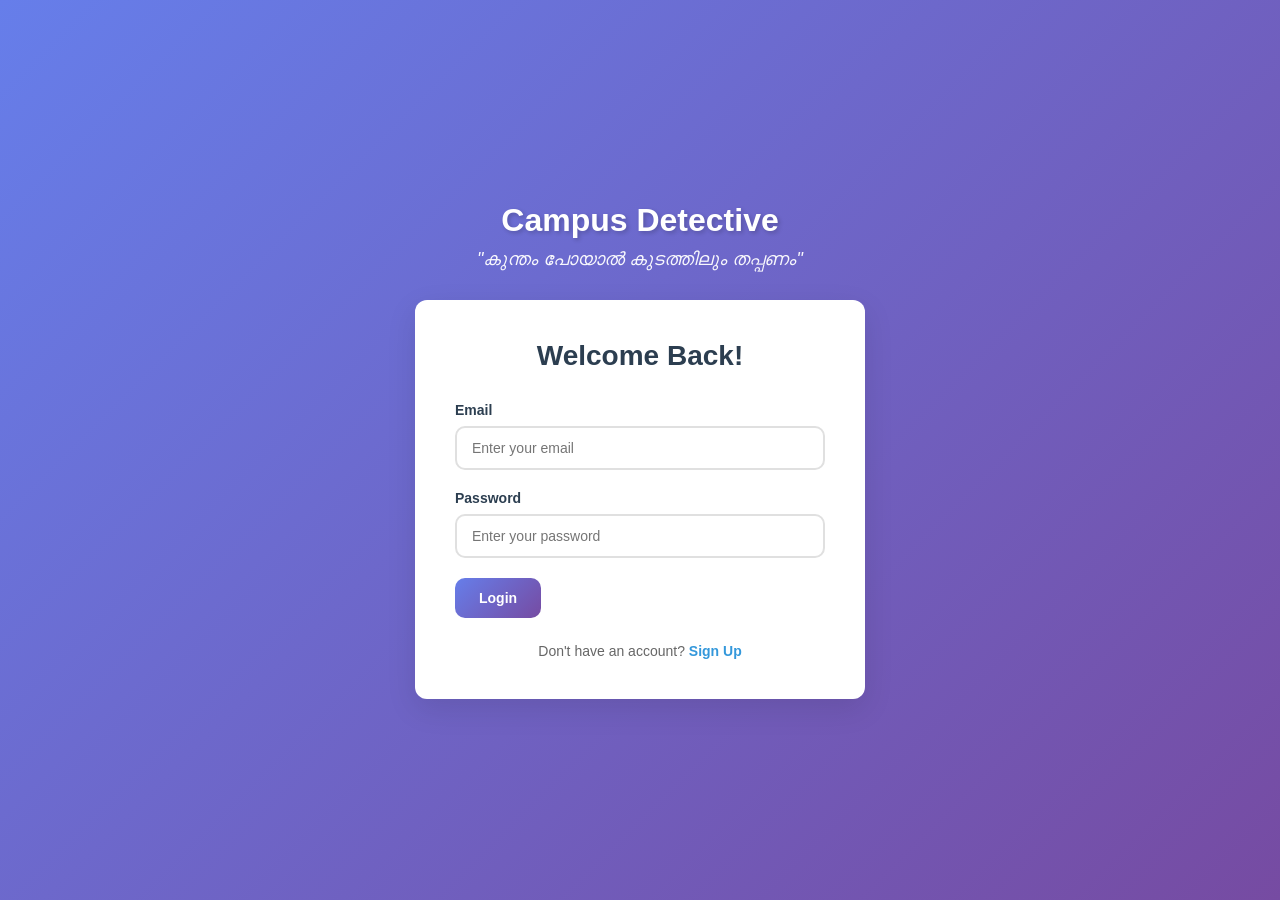
<file: index.html>
<!DOCTYPE html>
<html lang="en">
<head>
    <meta charset="UTF-8">
    <meta name="viewport" content="width=device-width, initial-scale=1.0">
    <title>Campus Detective - Login</title>
    <link rel="stylesheet" href="css/style.css">
</head>
<body>
    <div class="container">
        <div class="auth-container">
            <h1 class="logo"> Campus Detective</h1>
            <p class="tagline">"കുന്തം പോയാൽ കുടത്തിലും തപ്പണം"</p>
            
            <form id="loginForm" class="auth-form">
                <h2>Welcome Back!</h2>
                
                <div class="form-group">
                    <label for="email">Email</label>
                    <input type="email" id="email" placeholder="Enter your email" required>
                </div>
                
                <div class="form-group">
                    <label for="password">Password</label>
                    <input type="password" id="password" placeholder="Enter your password" required>
                </div>
                
                <button type="submit" class="btn btn-primary">Login</button>
                
                <p class="auth-link">
                    Don't have an account? <a href="signup.html">Sign Up</a>
                </p>
            </form>
        </div>
    </div>

    <script>
        document.getElementById('loginForm').addEventListener('submit', function(e) {
            e.preventDefault();
            
            const email = document.getElementById('email').value;
            const password = document.getElementById('password').value;
            
            const users = JSON.parse(localStorage.getItem('users')) || [];
            const user = users.find(u => u.email === email && u.password === password);
            
            if (user) {
                localStorage.setItem('currentUser', JSON.stringify({
                    email: user.email,
                    fullName: user.fullName,
                    campusId: user.campusId,
                    points: user.points
                }));
                window.location.href = 'home.html';
            } else {
                alert('Invalid email or password!');
            }
        });

        // Redirect if already logged in
        if (localStorage.getItem('currentUser')) {
            window.location.href = 'home.html';
        }
    </script>
</body>
</html>
</file>
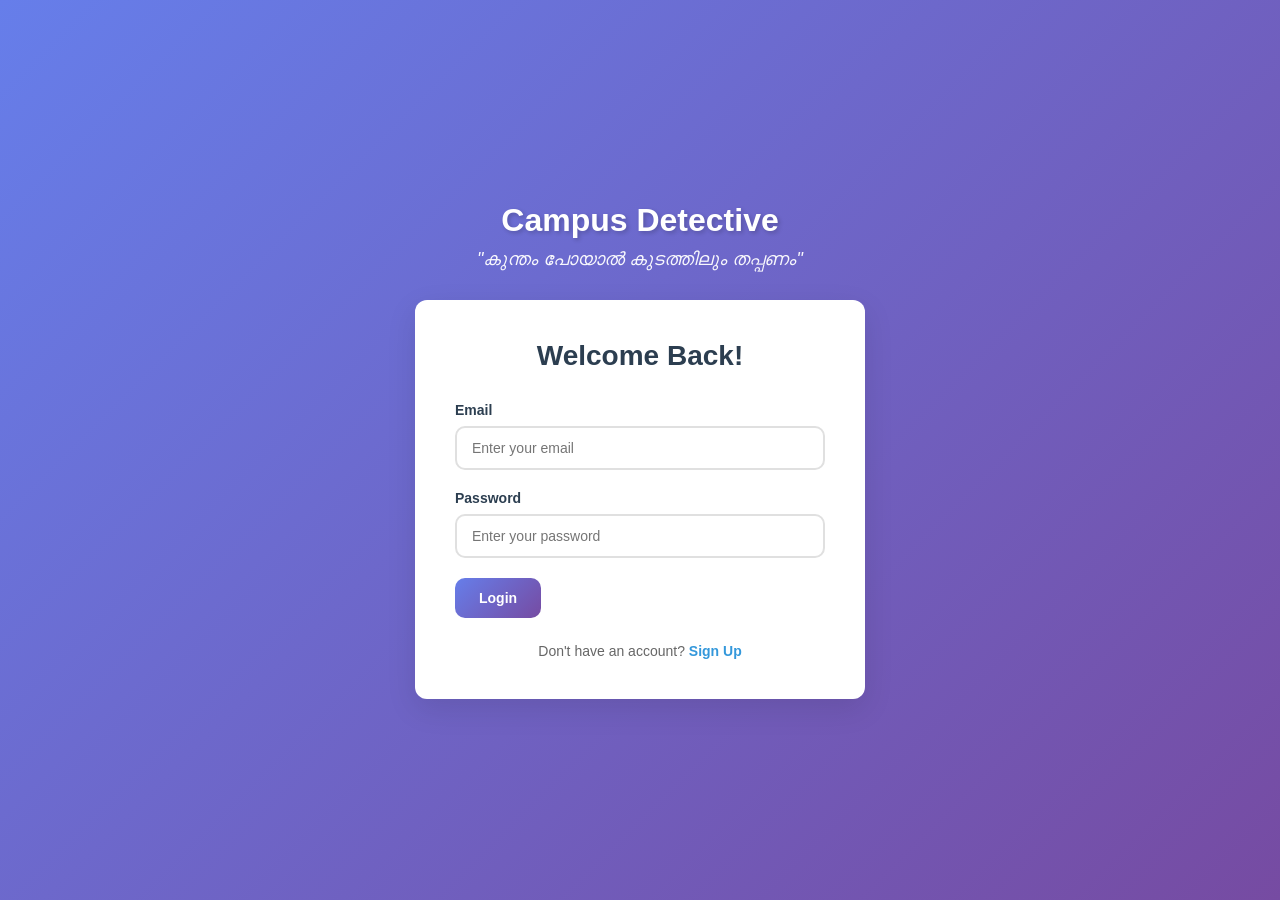
<file: home.html>
<!DOCTYPE html>
<html lang="en">
<head>
    <meta charset="UTF-8">
    <meta name="viewport" content="width=device-width, initial-scale=1.0">
    <title>Campus Detective - Home</title>
    <link rel="stylesheet" href="css/style.css">
</head>
<body>
    <nav class="navbar">
        <div class="nav-container">
            <h1 class="nav-logo">Campus Detective</h1>
            <div class="nav-links">
                <a href="home.html" class="active">Home</a>
                <a href="report.html">Report Item</a>
                <a href="leaderboard.html">Leaderboard</a>
                <button id="logoutBtn" class="btn btn-logout">Logout</button>
            </div>
        </div>
    </nav>

    <main class="main-container">
        <div class="welcome-section">
            <p class="tagline-large">"കുന്തം പോയാൽ കുടത്തിലും തപ്പണം"</p>
            <div id="welcomeMessage" class="welcome-message"></div>
        </div>

        <div class="feed-controls">
            <div class="search-box">
                <input type="text" id="searchInput" placeholder="Search by item name...">
                <button id="searchBtn" class="btn btn-search">🔍 Search</button>
            </div>
            
            <div class="filter-buttons">
                <button class="btn filter-btn active" data-filter="all">All</button>
                <button class="btn filter-btn" data-filter="lost">Lost</button>
                <button class="btn filter-btn" data-filter="found">Found</button>
            </div>
        </div>

        <div id="itemsFeed" class="items-feed">
            <!-- Items will be loaded here -->
        </div>
    </main>

    <script src="js/home.js"></script>
</body>
</html>
</file>
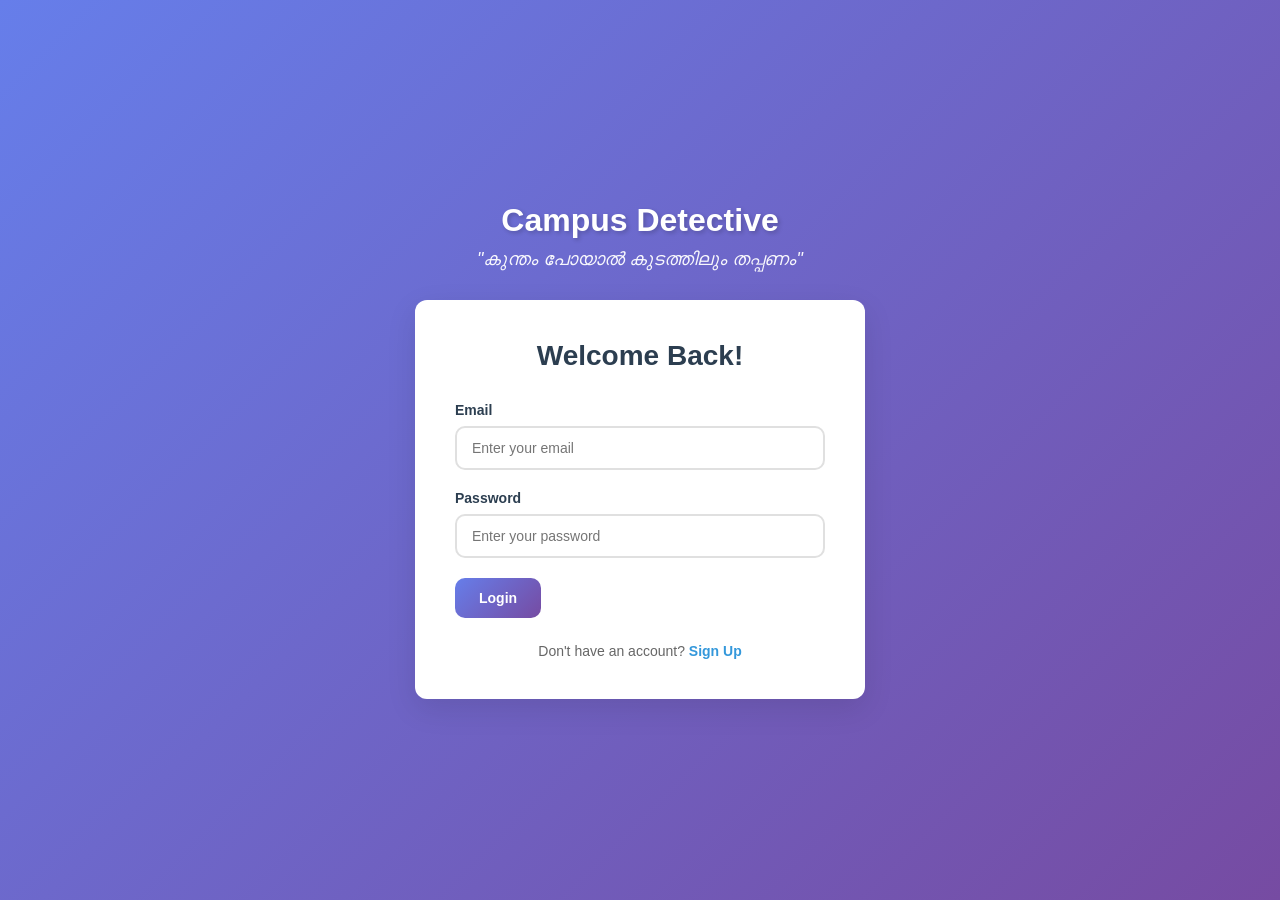
<file: leaderboard.html>
<!DOCTYPE html>
<html lang="en">
<head>
    <meta charset="UTF-8">
    <meta name="viewport" content="width=device-width, initial-scale=1.0">
    <title>Campus Detective- Leaderboard</title>
    <link rel="stylesheet" href="css/style.css">
</head>
<body>
    <nav class="navbar">
        <div class="nav-container">
            <h1 class="nav-logo">Campus Detective</h1>
            <div class="nav-links">
                <a href="home.html">Home</a>
                <a href="report.html">Report Item</a>
                <a href="leaderboard.html" class="active">Leaderboard</a>
                <button id="logoutBtn" class="btn btn-logout">Logout</button>
            </div>
        </div>
    </nav>

    <main class="main-container">
        <div class="leaderboard-container">
            <h2> Topers in Leaderboard</h2>
            <p class="leaderboard-subtitle">Users with the most returned items</p>
            
            <div id="leaderboardList" class="leaderboard-list">
                <!-- Leaderboard will be loaded here -->
            </div>

            <div id="currentUserRank" class="current-user-rank">
                <!-- Current user's rank will be shown here -->
            </div>
        </div>
    </main>

    <script>
        function loadLeaderboard() {
            const users = JSON.parse(localStorage.getItem('users')) || [];
            const currentUser = JSON.parse(localStorage.getItem('currentUser'));
            
            const sortedUsers = users.sort((a, b) => b.points - a.points);
            const top5 = sortedUsers.slice(0, 5);
            
            const leaderboardList = document.getElementById('leaderboardList');
            
            if (top5.length === 0) {
                leaderboardList.innerHTML = '<p class="no-data">No users yet</p>';
            } else {
                leaderboardList.innerHTML = top5.map((user, index) => `
                    <div class="leaderboard-item ${currentUser && user.email === currentUser.email ? 'current-user' : ''}">
                        <div class="rank">#${index + 1}</div>
                        <div class="user-info">
                            <div class="user-name">${user.fullName}</div>
                            <div class="user-campusid">${user.campusId}</div>
                            <div class="user-email">${user.email}</div>
                        </div>
                        <div class="user-points">
                            <span class="points-badge">${user.points} pts</span>
                        </div>
                    </div>
                `).join('');
            }
            
            // Show current user's rank if not in top 5
            if (currentUser) {
                const userIndex = sortedUsers.findIndex(u => u.email === currentUser.email);
                if (userIndex >= 5) {
                    document.getElementById('currentUserRank').innerHTML = `
                        <div class="leaderboard-item current-user">
                            <div class="rank">#${userIndex + 1}</div>
                            <div class="user-info">
                                <div class="user-name">${currentUser.fullName} (You)</div>
                                <div class="user-campusid">${currentUser.campusId}</div>
                                <div class="user-email">${currentUser.email}</div>
                            </div>
                            <div class="user-points">
                                <span class="points-badge">${currentUser.points} pts</span>
                            </div>
                        </div>
                    `;
                } else {
                    document.getElementById('currentUserRank').innerHTML = '';
                }
            }
        }

        // Check authentication
        const currentUser = JSON.parse(localStorage.getItem('currentUser'));
        if (!currentUser) {
            window.location.href = 'index.html';
        }

        loadLeaderboard();

        document.getElementById('logoutBtn').addEventListener('click', function() {
            localStorage.removeItem('currentUser');
            window.location.href = 'index.html';
        });

        window.addEventListener('storage', function(e) {
            if (e.key === 'users') {
                loadLeaderboard();
            }
        });
    </script>
</body>
</html>
</file>
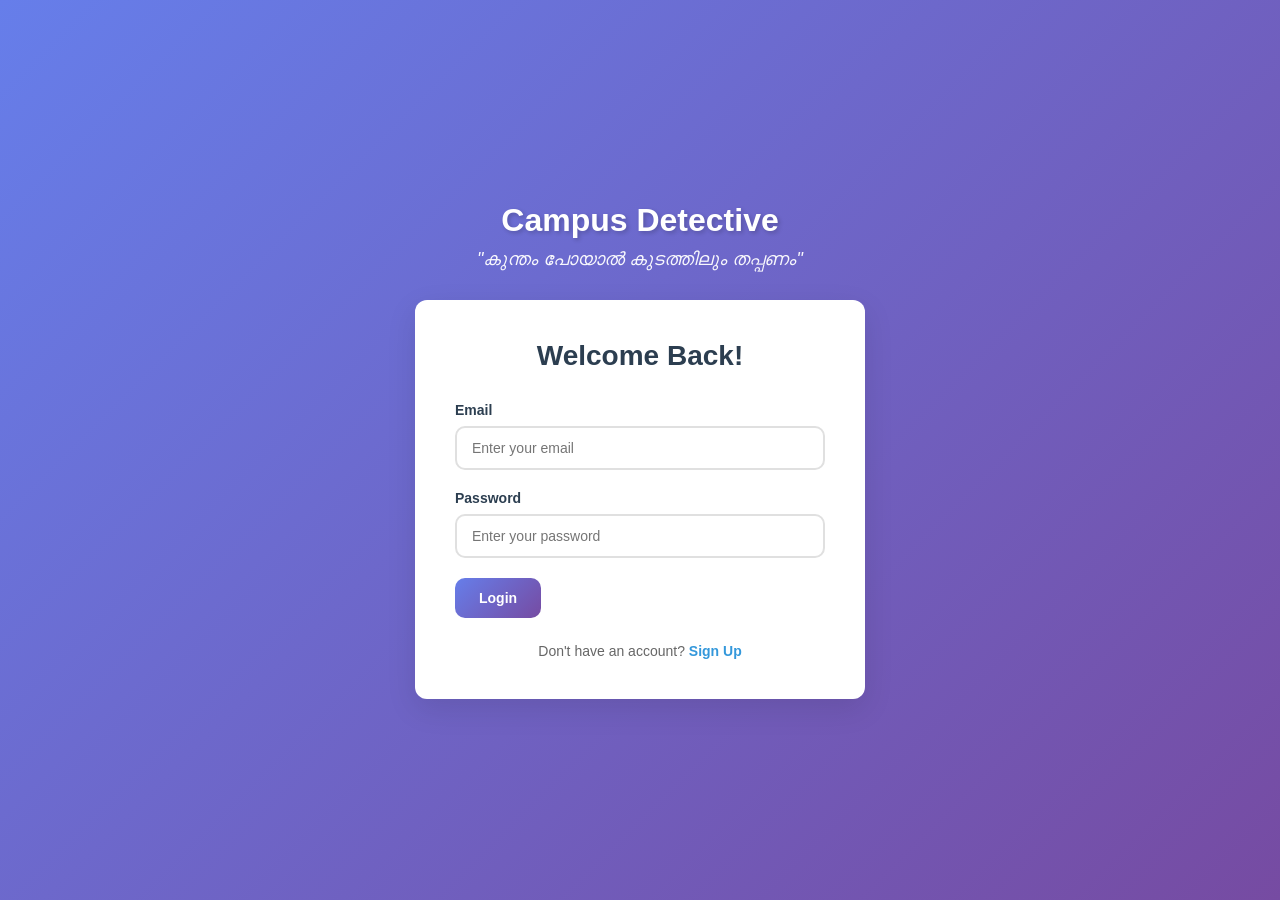
<file: report.html>
<!DOCTYPE html>
<html lang="en">
<head>
    <meta charset="UTF-8">
    <meta name="viewport" content="width=device-width, initial-scale=1.0">
    <titCampus Detective - Report Item</title>
    <link rel="stylesheet" href="css/style.css">
</head>
<body>
    <nav class="navbar">
        <div class="nav-container">
            <h1 class="nav-logo">Campus Detective</h1>
            <div class="nav-links">
                <a href="home.html">Home</a>
                <a href="report.html" class="active">Report Item</a>
                <a href="leaderboard.html">Leaderboard</a>
                <button id="logoutBtn" class="btn btn-logout">Logout</button>
            </div>
        </div>
    </nav>

    <main class="main-container">
        <div class="report-container">
            <h2>Report Lost or Found Item</h2>
            
            <form id="reportForm" class="report-form">
                <div class="form-group">
                    <label>Item Type</label>
                    <div class="radio-group">
                        <label class="radio-label">
                            <input type="radio" name="itemType" value="lost" checked> Lost
                        </label>
                        <label class="radio-label">
                            <input type="radio" name="itemType" value="found"> Found
                        </label>
                    </div>
                </div>

                <div class="form-group">
                    <label for="itemName">Item Name</label>
                    <input type="text" id="itemName" placeholder="e.g., Water Bottle, Laptop, Keys" required>
                </div>

                <div class="form-group">
                    <label for="location">Location</label>
                    <input type="text" id="location" placeholder="Where was it lost/found?" required>
                </div>

                <div class="form-group">
                    <label for="date">Date</label>
                    <input type="date" id="date" required>
                </div>

                <div class="form-group">
                    <label for="description">Description</label>
                    <textarea id="description" rows="4" placeholder="Provide detailed description..." required></textarea>
                </div>

                <div class="form-group">
                    <label for="contactInfo">Contact Information (Email/Phone)</label>
                    <input type="text" id="contactInfo" placeholder="How can people contact you?" required>
                </div>

                <div class="form-group">
                    <label for="imageUpload">Image (Optional)</label>
                    <input type="file" id="imageUpload" accept="image/*">
                    <div id="imagePreview" class="image-preview"></div>
                </div>

                <button type="submit" class="btn btn-primary btn-large">Report Item</button>
            </form>
        </div>
    </main>

    <script src="js/report.js"></script>
</body>
</html>
</file>
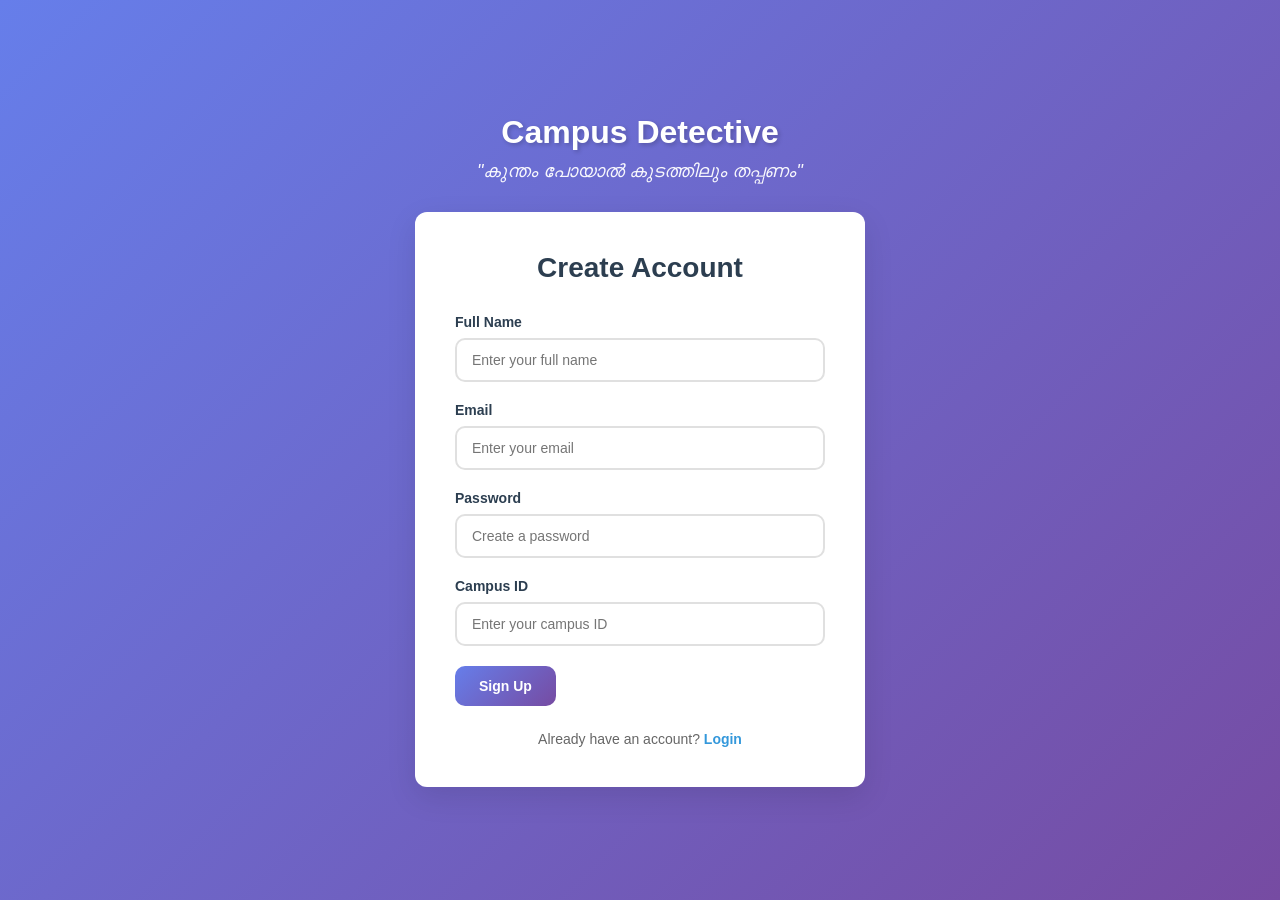
<file: signup.html>
<!DOCTYPE html>
<html lang="en">
<head>
    <meta charset="UTF-8">
    <meta name="viewport" content="width=device-width, initial-scale=1.0">
    <title>Campus Detective - Sign Up</title>
    <link rel="stylesheet" href="css/style.css">
</head>
<body>
    <div class="container">
        <div class="auth-container">
            <h1 class="logo">Campus Detective</h1>
            <p class="tagline">"കുന്തം പോയാൽ കുടത്തിലും തപ്പണം"</p>
            
            <form id="signupForm" class="auth-form">
                <h2>Create Account</h2>
                
                <div class="form-group">
                    <label for="fullName">Full Name</label>
                    <input type="text" id="fullName" placeholder="Enter your full name" required>
                </div>
                
                <div class="form-group">
                    <label for="email">Email</label>
                    <input type="email" id="email" placeholder="Enter your email" required>
                </div>
                
                <div class="form-group">
                    <label for="password">Password</label>
                    <input type="password" id="password" placeholder="Create a password" required>
                </div>
                
                <div class="form-group">
                    <label for="campusId">Campus ID</label>
                    <input type="text" id="campusId" placeholder="Enter your campus ID" required>
                </div>
                
                <button type="submit" class="btn btn-primary">Sign Up</button>
                
                <p class="auth-link">
                    Already have an account? <a href="index.html">Login</a>
                </p>
            </form>
        </div>
    </div>

    <script>
        document.getElementById('signupForm').addEventListener('submit', function(e) {
            e.preventDefault();
            
            const fullName = document.getElementById('fullName').value;
            const email = document.getElementById('email').value;
            const password = document.getElementById('password').value;
            const campusId = document.getElementById('campusId').value;
            
            const users = JSON.parse(localStorage.getItem('users')) || [];
            
            if (users.some(u => u.email === email)) {
                alert('User with this email already exists!');
                return;
            }
            
            const newUser = {
                fullName,
                email,
                password,
                campusId,
                points: 0
            };
            
            users.push(newUser);
            localStorage.setItem('users', JSON.stringify(users));
            
            alert('Account created successfully! Please login.');
            window.location.href = 'index.html';
        });
    </script>
</body>
</html>
</file>
<file: css/style.css>
/* Global Styles */
:root {
    --primary-color: #2c3e50;
    --secondary-color: #3498db;
    --success-color: #27ae60;
    --danger-color: #e74c3c;
    --warning-color: #f39c12;
    --light-bg: #ecf0f1;
    --dark-text: #2c3e50;
    --border-radius: 12px;
    --box-shadow: 0 10px 30px rgba(0,0,0,0.1);
}

* {
    margin: 0;
    padding: 0;
    box-sizing: border-box;
}

body {
    font-family: -apple-system, BlinkMacSystemFont, 'Segoe UI', Roboto, Oxygen, Ubuntu, sans-serif;
    background: linear-gradient(135deg, #667eea 0%, #764ba2 100%);
    min-height: 100vh;
    color: var(--dark-text);
}

/* Container Styles */
.container {
    display: flex;
    justify-content: center;
    align-items: center;
    min-height: 100vh;
    padding: 20px;
}

.main-container {
    max-width: 1200px;
    margin: 80px auto 20px;
    padding: 20px;
}

/* Auth Pages */
.auth-container {
    width: 100%;
    max-width: 450px;
}

.logo {
    text-align: center;
    color: white;
    font-size: 32px;
    margin-bottom: 10px;
    font-weight: bold;
    text-shadow: 2px 2px 4px rgba(0,0,0,0.2);
}

.tagline {
    text-align: center;
    color: rgba(255,255,255,0.95);
    font-style: italic;
    margin-bottom: 30px;
    font-size: 18px;
    font-weight: 500;
}

.tagline-large {
    text-align: center;
    color: white;
    font-size: 20px;
    font-style: italic;
    margin-bottom: 20px;
    padding: 15px;
    background: rgba(255,255,255,0.15);
    border-radius: 50px;
    backdrop-filter: blur(10px);
    font-weight: 500;
}

.auth-form {
    background: white;
    padding: 40px;
    border-radius: var(--border-radius);
    box-shadow: var(--box-shadow);
}

.auth-form h2 {
    color: var(--primary-color);
    margin-bottom: 30px;
    text-align: center;
    font-size: 28px;
}

/* Navigation */
.navbar {
    background: white;
    box-shadow: 0 2px 20px rgba(0,0,0,0.1);
    position: fixed;
    top: 0;
    left: 0;
    right: 0;
    z-index: 1000;
    backdrop-filter: blur(10px);
    background: rgba(255,255,255,0.95);
}

.nav-container {
    max-width: 1200px;
    margin: 0 auto;
    padding: 15px 20px;
    display: flex;
    justify-content: space-between;
    align-items: center;
}

.nav-logo {
    color: var(--primary-color);
    font-size: 24px;
    font-weight: bold;
}

.nav-links {
    display: flex;
    gap: 25px;
    align-items: center;
}

.nav-links a {
    text-decoration: none;
    color: var(--dark-text);
    font-weight: 500;
    transition: all 0.3s;
    padding: 8px 16px;
    border-radius: 20px;
}

.nav-links a:hover,
.nav-links a.active {
    color: var(--secondary-color);
    background: rgba(52, 152, 219, 0.1);
}

/* Form Styles */
.form-group {
    margin-bottom: 20px;
}

.form-group label {
    display: block;
    margin-bottom: 8px;
    font-weight: 600;
    color: var(--primary-color);
    font-size: 14px;
}

.form-group input,
.form-group textarea {
    width: 100%;
    padding: 12px 15px;
    border: 2px solid #e0e0e0;
    border-radius: 10px;
    font-size: 14px;
    transition: all 0.3s;
}

.form-group input:focus,
.form-group textarea:focus {
    outline: none;
    border-color: var(--secondary-color);
    box-shadow: 0 0 0 3px rgba(52, 152, 219, 0.1);
}

.radio-group {
    display: flex;
    gap: 30px;
    padding: 10px 0;
}

.radio-label {
    display: flex;
    align-items: center;
    gap: 8px;
    cursor: pointer;
    font-weight: 500;
}

.radio-label input[type="radio"] {
    width: 18px;
    height: 18px;
    cursor: pointer;
}

/* Button Styles */
.btn {
    padding: 12px 24px;
    border: none;
    border-radius: 10px;
    font-size: 14px;
    font-weight: 600;
    cursor: pointer;
    transition: all 0.3s ease;
    display: inline-flex;
    align-items: center;
    justify-content: center;
    gap: 8px;
}

.btn:hover {
    transform: translateY(-2px);
    box-shadow: 0 5px 15px rgba(0,0,0,0.2);
}

.btn:active {
    transform: translateY(0);
}

.btn-primary {
    background: linear-gradient(135deg, #667eea 0%, #764ba2 100%);
    color: white;
}

.btn-logout {
    background: var(--danger-color);
    color: white;
}

.btn-search {
    background: var(--primary-color);
    color: white;
}

.filter-btn {
    background: white;
    color: var(--dark-text);
    border: 2px solid #e0e0e0;
}

.filter-btn.active {
    background: var(--secondary-color);
    color: white;
    border-color: var(--secondary-color);
}

.btn-large {
    width: 100%;
    padding: 15px;
    font-size: 16px;
}

/* Feed Controls */
.feed-controls {
    background: white;
    padding: 25px;
    border-radius: var(--border-radius);
    margin-bottom: 30px;
    box-shadow: var(--box-shadow);
}

.search-box {
    display: flex;
    gap: 10px;
    margin-bottom: 20px;
}

.search-box input {
    flex: 1;
    padding: 12px 15px;
    border: 2px solid #e0e0e0;
    border-radius: 10px;
    font-size: 14px;
}

.filter-buttons {
    display: flex;
    gap: 10px;
    flex-wrap: wrap;
}

/* Items Feed */
.items-feed {
    display: grid;
    grid-template-columns: repeat(auto-fill, minmax(350px, 1fr));
    gap: 25px;
}

.item-card {
    background: white;
    border-radius: var(--border-radius);
    overflow: hidden;
    box-shadow: var(--box-shadow);
    transition: all 0.3s;
}

.item-card:hover {
    transform: translateY(-5px);
    box-shadow: 0 15px 40px rgba(0,0,0,0.15);
}

.item-image {
    width: 100%;
    height: 220px;
    object-fit: cover;
    border-bottom: 3px solid var(--secondary-color);
}

.item-content {
    padding: 20px;
}

.item-header {
    display: flex;
    justify-content: space-between;
    align-items: center;
    margin-bottom: 15px;
}

.item-name {
    font-size: 20px;
    font-weight: 700;
    color: var(--primary-color);
}

.item-type {
    padding: 6px 12px;
    border-radius: 20px;
    font-size: 12px;
    font-weight: 600;
    text-transform: uppercase;
}

.item-type.lost {
    background: #fee;
    color: var(--danger-color);
}

.item-type.found {
    background: #e8f5e9;
    color: var(--success-color);
}

.item-location {
    color: #666;
    font-size: 15px;
    margin-bottom: 8px;
    display: flex;
    align-items: center;
    gap: 5px;
}

.item-location::before {
    content: "📍";
}

.item-date {
    color: #999;
    font-size: 13px;
    margin-bottom: 12px;
    display: flex;
    align-items: center;
    gap: 5px;
}

.item-date::before {
    content: "📅";
}

.item-description {
    color: var(--dark-text);
    font-size: 14px;
    line-height: 1.6;
    margin-bottom: 15px;
    padding: 10px 0;
    border-top: 1px solid #eee;
    border-bottom: 1px solid #eee;
}

/* Contact Info Styles */
.item-contact {
    background: #f8f9fa;
    padding: 12px;
    border-radius: 8px;
    margin-bottom: 15px;
    display: flex;
    align-items: center;
    gap: 10px;
    border-left: 4px solid var(--secondary-color);
}

.contact-label {
    font-weight: 600;
    color: var(--primary-color);
    font-size: 13px;
}

.contact-value {
    color: var(--secondary-color);
    font-weight: 500;
    word-break: break-all;
}

.contact-icon {
    font-size: 18px;
}

.item-footer {
    display: flex;
    justify-content: space-between;
    align-items: center;
    padding-top: 15px;
    border-top: 2px solid #eee;
}

.item-reporter {
    color: #666;
    font-size: 13px;
    display: flex;
    align-items: center;
    gap: 5px;
}

.item-reporter::before {
    content: "👤";
}

.mark-returned-btn {
    background: linear-gradient(135deg, #27ae60 0%, #2ecc71 100%);
    color: white;
    padding: 8px 16px;
    font-size: 13px;
}

.mark-returned-btn:hover {
    background: linear-gradient(135deg, #219a52 0%, #27ae60 100%);
}

/* Leaderboard Styles */
.leaderboard-container {
    background: white;
    border-radius: var(--border-radius);
    padding: 40px;
    box-shadow: var(--box-shadow);
}

.leaderboard-container h2 {
    color: var(--primary-color);
    margin-bottom: 10px;
    text-align: center;
    font-size: 32px;
}

.leaderboard-subtitle {
    text-align: center;
    color: #666;
    margin-bottom: 40px;
    font-size: 16px;
}

.leaderboard-list {
    margin-bottom: 30px;
}

.leaderboard-item {
    display: flex;
    align-items: center;
    padding: 20px;
    border-bottom: 1px solid #eee;
    transition: all 0.3s;
    background: white;
}

.leaderboard-item:hover {
    background: #f8f9fa;
    transform: translateX(5px);
}

.leaderboard-item.current-user {
    background: linear-gradient(135deg, #f3f9ff 0%, #e3f2fd 100%);
    border-radius: 10px;
    border: 2px solid var(--secondary-color);
}

.rank {
    width: 60px;
    font-size: 24px;
    font-weight: 700;
    color: var(--secondary-color);
}

.user-info {
    flex: 1;
}

.user-name {
    font-weight: 700;
    color: var(--primary-color);
    font-size: 18px;
    margin-bottom: 4px;
}

.user-campusid {
    font-size: 13px;
    color: #666;
    margin-bottom: 2px;
}

.user-email {
    font-size: 12px;
    color: #999;
}

.user-points {
    text-align: right;
}

.points-badge {
    background: linear-gradient(135deg, #f39c12 0%, #f1c40f 100%);
    color: white;
    padding: 8px 16px;
    border-radius: 30px;
    font-size: 14px;
    font-weight: 600;
    box-shadow: 0 4px 10px rgba(243, 156, 18, 0.3);
}

.current-user-rank {
    margin-top: 30px;
    border-top: 3px solid #eee;
    padding-top: 30px;
}

/* Welcome Section */
.welcome-section {
    margin-bottom: 30px;
}

.welcome-message {
    text-align: center;
    color: white;
    font-size: 18px;
    margin-top: 15px;
    padding: 15px;
    background: rgba(255,255,255,0.15);
    border-radius: 50px;
    backdrop-filter: blur(10px);
}

/* Image Preview */
.image-preview {
    margin-top: 15px;
    max-width: 200px;
    border-radius: 10px;
    overflow: hidden;
    box-shadow: var(--box-shadow);
}

.image-preview img {
    width: 100%;
    height: auto;
}

/* No Data */
.no-data {
    text-align: center;
    color: #999;
    padding: 60px;
    font-style: italic;
    font-size: 16px;
}

/* Auth Link */
.auth-link {
    text-align: center;
    margin-top: 25px;
    color: #666;
    font-size: 14px;
}

.auth-link a {
    color: var(--secondary-color);
    text-decoration: none;
    font-weight: 600;
}

.auth-link a:hover {
    text-decoration: underline;
}

/* Responsive Design */
@media (max-width: 768px) {
    .nav-container {
        flex-direction: column;
        gap: 15px;
    }
    
    .nav-links {
        flex-wrap: wrap;
        justify-content: center;
    }
    
    .items-feed {
        grid-template-columns: 1fr;
    }
    
    .filter-buttons {
        justify-content: center;
    }
    
    .leaderboard-item {
        flex-direction: column;
        text-align: center;
        gap: 15px;
    }
    
    .rank {
        width: auto;
    }
    
    .user-points {
        text-align: center;
    }
    
    .search-box {
        flex-direction: column;
    }
    
    .tagline-large {
        font-size: 16px;
    }
}

@media (max-width: 480px) {
    .auth-form {
        padding: 25px;
    }
    
    .auth-form h2 {
        font-size: 24px;
    }
    
    .logo {
        font-size: 24px;
    }
    
    .tagline {
        font-size: 14px;
    }
}

/* Animations */
@keyframes fadeIn {
    from {
        opacity: 0;
        transform: translateY(20px);
    }
    to {
        opacity: 1;
        transform: translateY(0);
    }
}

.item-card {
    animation: fadeIn 0.5s ease-out;
}
</file>
